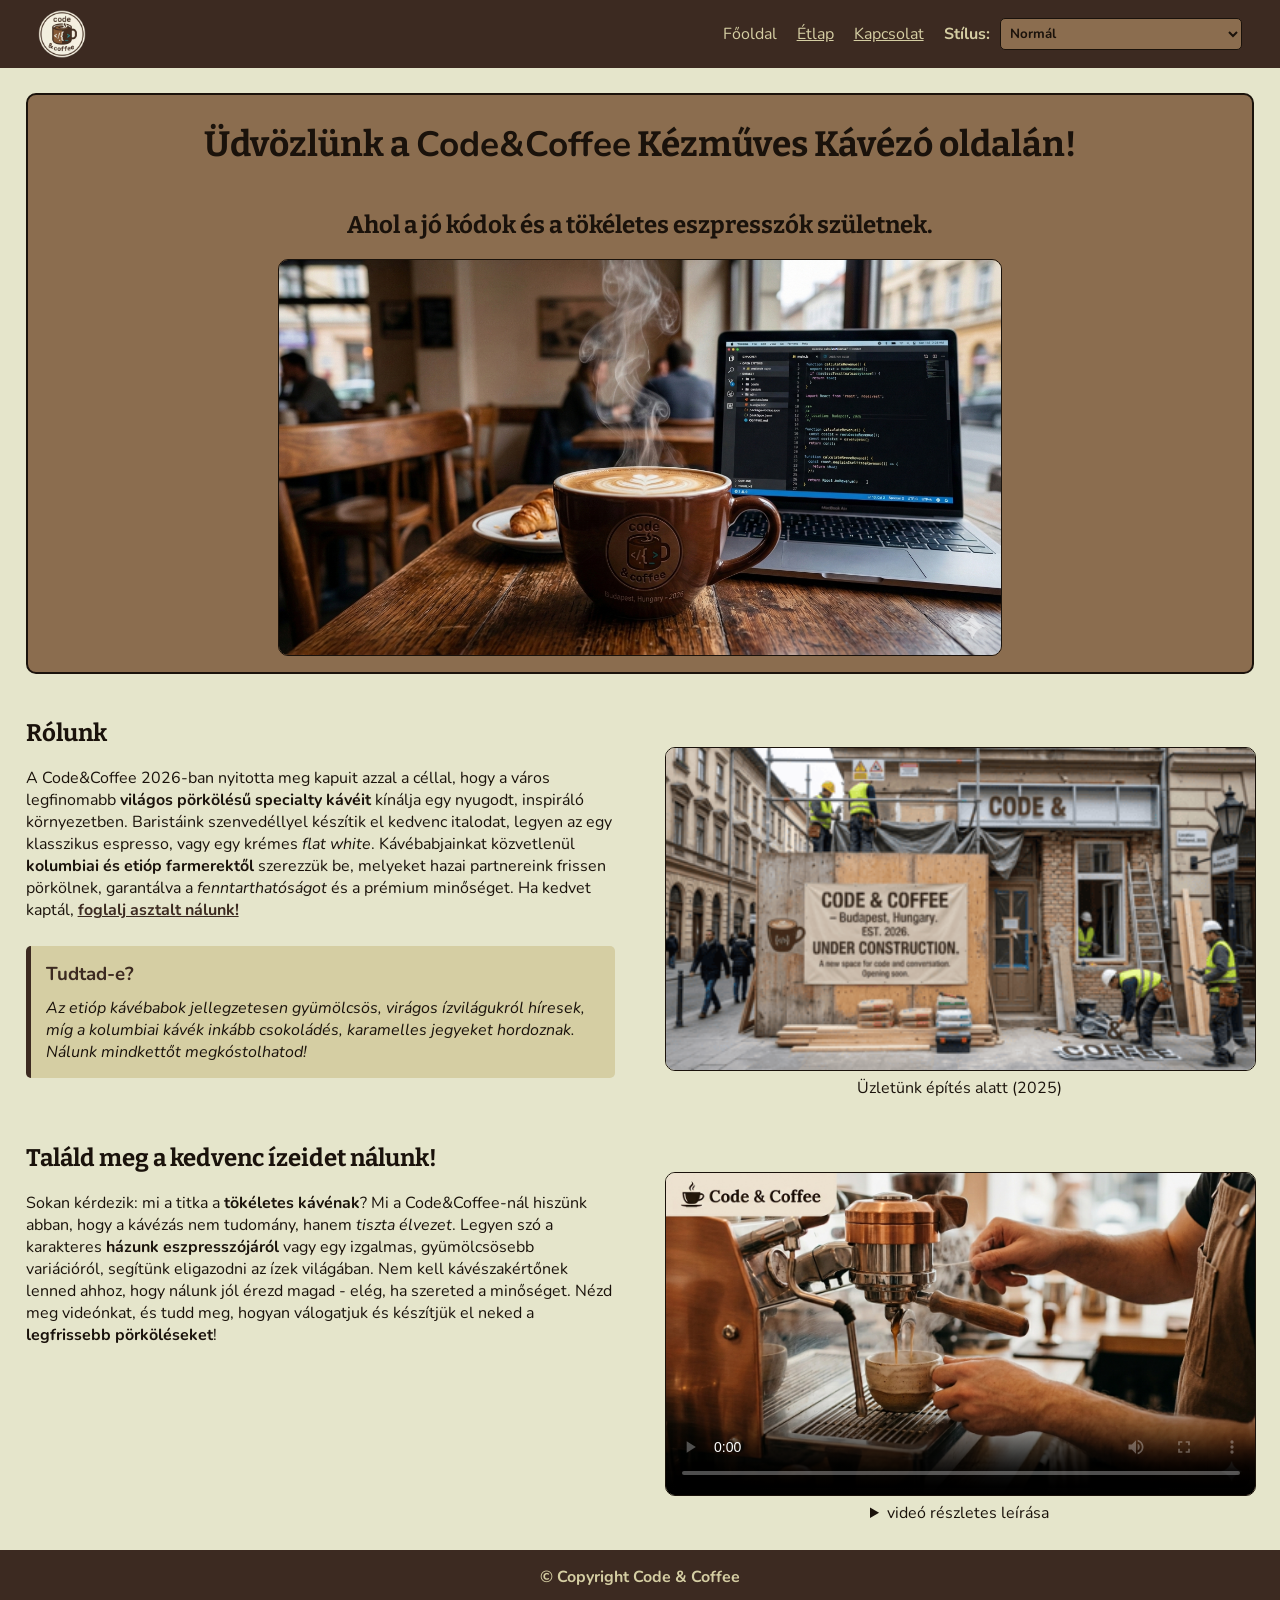
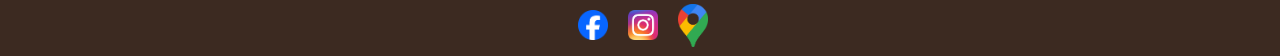
<file: index.html>
<!DOCTYPE html>
<html lang="hu">

<head>
    <meta charset="UTF-8">
    <meta name="viewport" content="width=device-width, initial-scale=1.0">
    <link rel="stylesheet" href="css/style.css" media="screen">
    <link rel="stylesheet" href="css/print.css" media="print">

    <link rel="preconnect" href="https://fonts.googleapis.com">
    <link rel="preconnect" href="https://fonts.gstatic.com" crossorigin>
    <link
        href="https://fonts.googleapis.com/css2?family=Bitter:ital,wght@0,100..900;1,100..900&family=Nunito:ital,wght@0,200..1000;1,200..1000&display=swap"
        rel="stylesheet">

    <title>Code&Coffee főoldal</title>
</head>

<body>
    <a href="#fő_tartalom" class="skip">Ugrás a fő tartalomra</a>
    <header>
        <img src="media/code&coffee_logo.png" alt="code&coffee logója" title="code&coffee logója" id="s_logo">
        <nav>
            <a href="index.html" id="current" aria-current="page">Főoldal</a>
            <a href="menu.html">Étlap</a>
            <a href="contact.html">Kapcsolat</a>
        </nav>

        <div id="font-changer">
            <label for="style-selector">Stílus:</label>
            <select id="style-selector" onchange="changeAccessibilityStyle(this.value)">
                <option value="normal">Normál</option>
                <option value="large">Nagy betűméret</option>
                <option value="contrast">Nagy kontraszt</option>
                <option value="large-contrast">Nagy betűméret + Nagy kontraszt</option>
            </select>
        </div>
    </header>

    <main id="fő_tartalom">
        <div id="main_banner">
            <h1>Üdvözlünk a <span lang="en">Code&Coffee</span> Kézműves Kávézó oldalán!</h1>
            <h2>Ahol a jó kódok és a tökéletes eszpresszók születnek.</h2>
            <img src="media/kávé&laptop.png" alt="Az asztalon egy gőzölgő csésze kávé mögött laptop"
                title="Az asztalon egy gőzölgő csésze kávé mögött laptop">
        </div>

        <section class="content_row">
            <div class="text_content">
                <h2>Rólunk</h2>
                <p>
                    A <span lang="en">Code&Coffee</span> 2026-ban nyitotta meg kapuit azzal a céllal, hogy a város
                    legfinomabb <strong>világos
                        pörkölésű <span lang="en">specialty</span> kávéit</strong> kínálja egy nyugodt, inspiráló
                    környezetben. Baristáink
                    szenvedéllyel készítik el kedvenc italodat, legyen az egy klasszikus
                    <span lang="it">espresso</span>, vagy egy krémes <em lang="en">flat white</em>. Kávébabjainkat
                    közvetlenül <strong>kolumbiai és etióp farmerektől</strong>
                    szerezzük be, melyeket hazai partnereink frissen pörkölnek, garantálva a <em>fenntarthatóságot</em>
                    és a prémium minőséget. Ha kedvet kaptál, <a href="contact.html">foglalj asztalt nálunk!</a>
                </p>
                <aside id="érdekesség">
                    <h3>Tudtad-e?</h3>
                    <p>Az etióp kávébabok jellegzetesen gyümölcsös, virágos ízvilágukról híresek, míg a kolumbiai kávék
                        inkább csokoládés, karamelles jegyeket hordoznak. Nálunk mindkettőt megkóstolhatod!</p>
                </aside>
            </div>
            <figure class="media_content">
                <a href="media/Under_construction.png" target="_blank">
                    <img src="media/Under_construction_thumbnail.png" alt="Üzletünk építés alatt"
                        title="Üzletünk építés alatt (Nagyobb méret megtekintése)">
                </a>
                <figcaption>Üzletünk építés alatt (2025)</figcaption>
            </figure>
        </section>

        <section class="content_row">
            <div class="text_content">
                <h2>Találd meg a kedvenc ízeidet nálunk!</h2>
                <p>
                    Sokan kérdezik: mi a titka a <strong>tökéletes kávénak</strong>? Mi a <span
                        lang="en">Code&Coffee</span>-nál hiszünk
                    abban, hogy a kávézás
                    nem tudomány, hanem <em>tiszta élvezet</em>. Legyen szó a karakteres <strong>házunk
                        eszpresszójáról</strong> vagy egy izgalmas,
                    gyümölcsösebb variációról, segítünk eligazodni az ízek világában. Nem kell kávészakértőnek lenned
                    ahhoz, hogy nálunk jól érezd
                    magad - elég, ha szereted a minőséget. Nézd meg videónkat, és tudd meg, hogyan válogatjuk és
                    készítjük el neked a
                    <strong>legfrissebb pörköléseket</strong>!
                </p>
            </div>
            <figure class="media_content">
                <video src="media/kávé_betekintés.mp4" poster="media/video_thumbnail.png" controls></video>
                <figcaption>
                    <details>
                        <summary>videó részletes leírása</summary>
                        <p>
                            <strong>[0:00 - 0:09] Képi események:</strong> Pörgős, ritmusos zene indul. Egy barista
                            látható a kávézó pultja mögött, amint egy <span lang="en">Workshop Coffee</span> logóval
                            ellátott papírpoharat tesz le. Egy szűrőtartót helyez egy digitális mérlegre,
                            majd a darálóból friss kávét őröl bele. A kávéval teli szűrőt újra leméri, a kijelző 16,0
                            grammot mutat.<br>
                            <strong>Narrátor hangja:</strong> "A kávé lényegében egy alapanyag. Bármelyik pillanatban a
                            világ különböző részein más-más íze van. Követni kell a termesztési és betakarítási
                            szezonokat, például Kenyában, Etiópiában, Ruandában, Dél- és Közép-Amerikában, hogy a lehető
                            legjobb kávét találjuk meg."
                        </p>
                        <p>
                            <strong>[0:10 - 0:21] Képi események:</strong> A narrátor (egy fiatal férfi) megjelenik a
                            képernyőn, és közvetlenül a kamerába beszél. Ezután a kávézó belső tere látható távolabbról,
                            ahol a barista épp kávét készít. Fehér csomagolású <span lang="en">Workshop Coffee</span>
                            kávébabos zacskók sorakoznak a pulton. Egy üvegtartályban kávébabokat láthatunk, majd egy
                            eszpresszógép világító digitális kijelzőjét. A barista ezután precízen letömöríti
                            a kávéőrleményt.<br>
                            <strong>Narrátor hangja:</strong> "Mi beszerezzük ezt a kávét. Megpörköljük, és végül
                            felszolgáljuk. És mivel a folyamat minden egyes elemében részt veszünk, így meg tudjuk
                            találni ezeket a nagyszerű alapanyagokat..."
                        </p>
                        <p>
                            <strong>[0:22 - 0:47] Képi események:</strong> A narrátor újra a kamerába beszél. A vágás
                            után a barista a helyére rögzíti a szűrőtartót a kávégépben. Tejet önt egy fém tejkiöntőbe,
                            majd a gép gőzkarjával gőzölni kezdi. A sötét kávé lassan kifolyik egy fehér csészébe. A
                            barista a gőzölt tejet a kávéba önti, és egy szép <span lang="en"><em>latte art</em></span>
                            mintát rajzol a
                            tejhabbal. Közben kiskanalat és csészealjat készít elő a pulton.<br>
                            <strong>Narrátor hangja:</strong> "...elhozzuk őket, és pontosan annyit teszünk velük - se
                            többet, se kevesebbet -, amennyit kell, hogy ne rontsuk el. Igyekszünk betekintést nyújtani
                            a kínálatunkba. Mindig van a ház eszpresszója, de mindig kínálunk egy második eszpresszót
                            is, amit megkóstolhatsz. Ez egy kicsit más, egy kicsit játékosabb lesz. Csak tudnod kell,
                            mit szeretsz."
                        </p>
                        <p>
                            <strong>[0:48 - 0:59] Képi események:</strong> A narrátor ismét a képernyőn beszél. A
                            háttérben a barista letörli a kávégépet, és felszolgálja az italt. A videó végén egy
                            tökéletes, tejhabos kávé látható az asztalon egy nyugta mellett. A képsor a <span
                                lang="en">Workshop Coffee</span> fekete-fehér logójával zárul.<br>
                            <strong>Narrátor hangja:</strong> "Ha csak azt élvezed, hogy minden nap megiszol egy remek
                            csésze feketekávét, akkor csináld azt. Nincs szükség kifinomult ízlésre. Csak élvezned kell
                            a kávét, ennyi elég."
                        </p>
                    </details>
                </figcaption>
            </figure>
        </section>
    </main>

    <footer>
        <p><b>© <span lang="en">Copyright Code & Coffee</span></b></p>
        <div id="icons">
            <a href="https://www.facebook.com" target="_blank">
                <img src="media/facebook_logo.png" alt="Facebook oldalunk" title="Kövess minket facebookon!">
            </a>
            <a href="https://www.instagram.com" target="_blank">
                <img src="media/instagram_logo.png" alt="Instagram oldalunk" title="Kövess minket instagramon!">
            </a>
            <a href="https://www.google.com/maps/place/Budapest,+Pázmány+Péter+stny.+1%2FA,+1117/@47.4745763,19.0617287,17z/data=!3m1!4b1!4m6!3m5!1s0x4741ddaaf46cfc7d:0x3621cb6fd0c8825d!8m2!3d47.4745763!4d19.0617287!16s%2Fg%2F11_sww6sc?entry=ttu&g_ep=EgoyMDI2MDQyOS4wIKXMDSoASAFQAw%3D%3D"
                target="_blank">
                <img src="media/google_maps_logo.png" alt="Térkép a kávézóhoz" title="látogass el hozzánk!">
            </a>
        </div>
    </footer>
    <script src="js/script.js"></script>
</body>

</html>
</file>
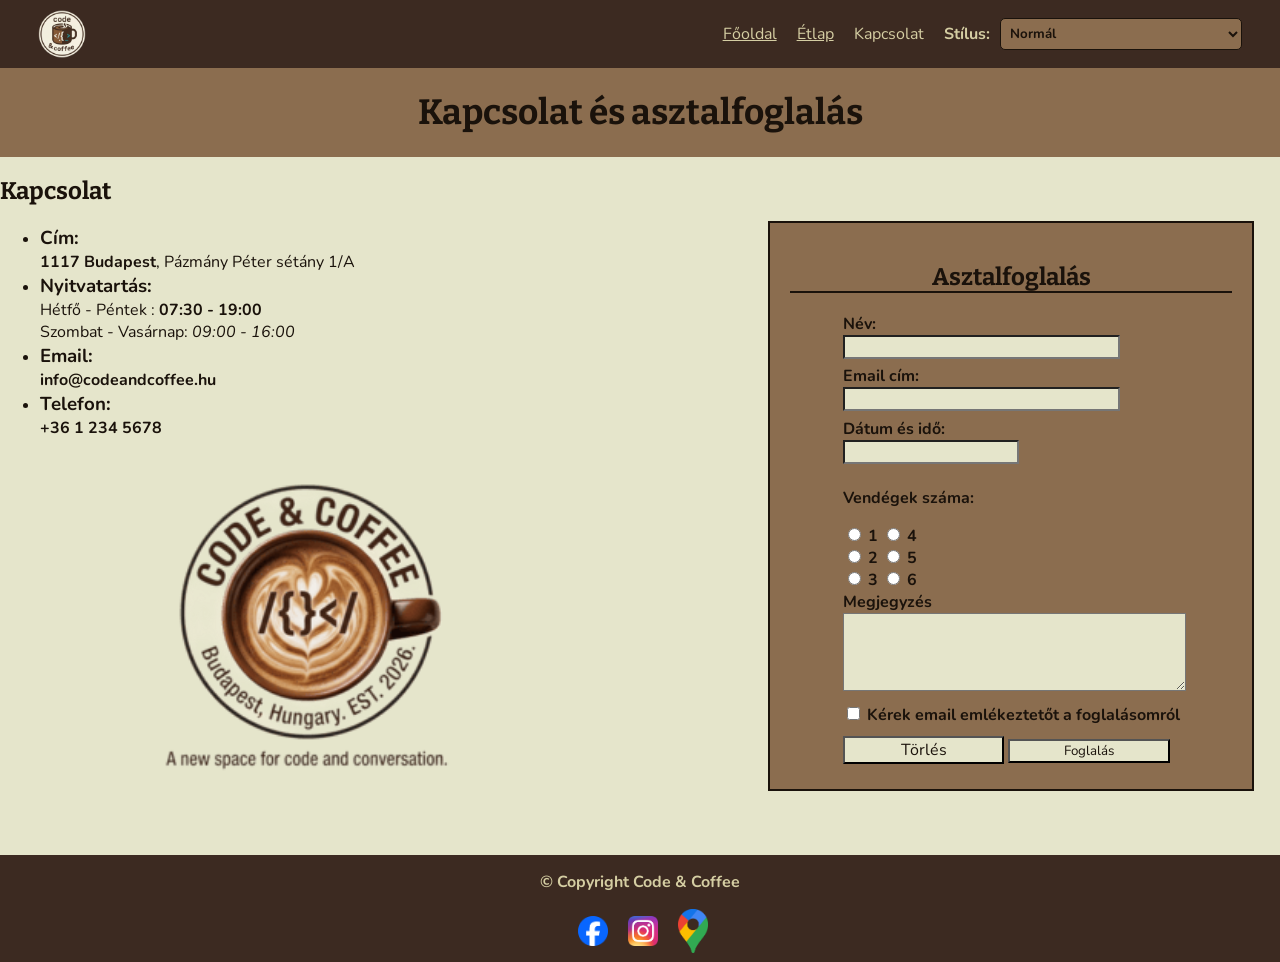
<file: contact.html>
<!DOCTYPE html>
<html lang="hu">

<head>
    <meta charset="UTF-8">
    <meta name="viewport" content="width=device-width, initial-scale=1.0">
    <link rel="stylesheet" href="css/style.css" media="screen">
    <link rel="stylesheet" href="css/print.css" media="print">

    <link rel="preconnect" href="https://fonts.googleapis.com">
    <link rel="preconnect" href="https://fonts.gstatic.com" crossorigin>
    <link
        href="https://fonts.googleapis.com/css2?family=Bitter:ital,wght@0,100..900;1,100..900&family=Nunito:ital,wght@0,200..1000;1,200..1000&display=swap"
        rel="stylesheet">

    <title>Code&Coffee kapcsolat</title>
</head>

<body>
    <a href="#fő_tartalom" class="skip">Ugrás a fő tartalomra</a>
    <header>
        <img src="media/code&coffee_logo.png" alt="code&coffee logója" title="code&coffee logója" id="s_logo">
        <nav>
            <a href="index.html">Főoldal</a>
            <a href="menu.html">Étlap</a>
            <a href="contact.html" id="current" aria-current="page">Kapcsolat</a>
        </nav>

        <div id="font-changer">
            <label for="style-selector">Stílus:</label>
            <select id="style-selector" onchange="changeAccessibilityStyle(this.value)">
                <option value="normal">Normál</option>
                <option value="large">Nagy betűméret</option>
                <option value="contrast">Nagy kontraszt</option>
                <option value="large-contrast">Nagy betűméret + Nagy kontraszt</option>
            </select>
        </div>
    </header>

    <main id="fő_tartalom">
        <div id="title_banner">
            <h1>Kapcsolat és asztalfoglalás</h1>
        </div>

        <div id="contact">
            <article id="kapcsolat">
                <h2> Kapcsolat</h2>
                <ul>
                    <li>
                        <h3>Cím:</h3>
                        <p><strong>1117 Budapest</strong>, Pázmány Péter sétány 1/A</p>
                    </li>
                    <li>
                        <h3>Nyitvatartás:</h3>
                        <p>Hétfő - Péntek : <strong>07:30 - 19:00</strong></p>
                        <p>Szombat - Vasárnap: <em>09:00 - 16:00</em></p>
                    </li>
                    <li>
                        <h3>Email:</h3>
                        <p><strong>info@codeandcoffee.hu</strong></p>
                    </li>
                    <li>
                        <h3>Telefon:</h3>
                        <p><strong>+36 1 234 5678</strong></p>
                    </li>
                </ul>

                <a href="media/logo_full.png" target="_blank">
                    <img src="media/logo_full_thumbnail.png" alt="Code&Coffee teljes logója" title="Code&Coffee teljes logója (Nagyobb méret megtekintése)">
                </a>
            </article>

            <article id="foglalás">
                <h2>Asztalfoglalás</h2>
                <form action="mailto:info@codeandcoffee.hu" method="post" enctype="text/plain">
                    <label for="név">Név:</label><br>
                    <input type="text" id="név" name="név" maxlength="50"><br>

                    <label for="email">Email cím:</label><br>
                    <input type="text" id="email" name="email" maxlength="100"><br>

                    <label for="dátum">Dátum és idő:</label><br>
                    <input type="text" id="dátum" name="dátum" maxlength="20"><br>

                    <p>Vendégek száma:</p>
                    <input type="radio" id="1" name="Vendégek">
                    <label for="1">1</label>
                    <input type="radio" id="4" name="Vendégek">
                    <label for="4">4</label><br>
                    <input type="radio" id="2" name="Vendégek">
                    <label for="2">2</label>
                    <input type="radio" id="5" name="Vendégek">
                    <label for="5">5</label><br>
                    <input type="radio" id="3" name="Vendégek">
                    <label for="3">3</label>
                    <input type="radio" id="6" name="Vendégek">
                    <label for="6">6</label><br>

                    <label for="megjegyzés">Megjegyzés</label><br>
                    <textarea name="megjegyzés" id="megjegyzés" rows="4"></textarea><br>

                    <input type="checkbox" id="emlékeztető" name="emlékeztető" value="igen">
                    <label for="emlékeztető">Kérek email emlékeztetőt a foglalásomról</label><br>

                    <button type="reset">Törlés</button>
                    <input type="submit" value="Foglalás">
                </form>
            </article>

        </div>
    </main>

    <footer>
        <p><b>© <span lang="en">Copyright Code & Coffee</span></b></p>
        <div id="icons">
            <a href="https://www.facebook.com" target="_blank">
                <img src="media/facebook_logo.png" alt="facebook ikon" title="Kövess minket facebookon!">
            </a>
            <a href="https://www.instagram.com" target="_blank">
                <img src="media/instagram_logo.png" alt="instagram ikon" title="Kövess minket instagramon!">
            </a>
            <a href="https://www.google.com/maps/place/Budapest,+Pázmány+Péter+stny.+1%2FA,+1117/@47.4745763,19.0617287,17z/data=!3m1!4b1!4m6!3m5!1s0x4741ddaaf46cfc7d:0x3621cb6fd0c8825d!8m2!3d47.4745763!4d19.0617287!16s%2Fg%2F11_sww6sc?entry=ttu&g_ep=EgoyMDI2MDQyOS4wIKXMDSoASAFQAw%3D%3D"
                target="_blank">
                <img src="media/google_maps_logo.png" alt="google maps ikon" title="látogass el hozzánk!">
            </a>
        </div>
    </footer>
    <script src="js/script.js"></script>
</body>

</html>
</file>
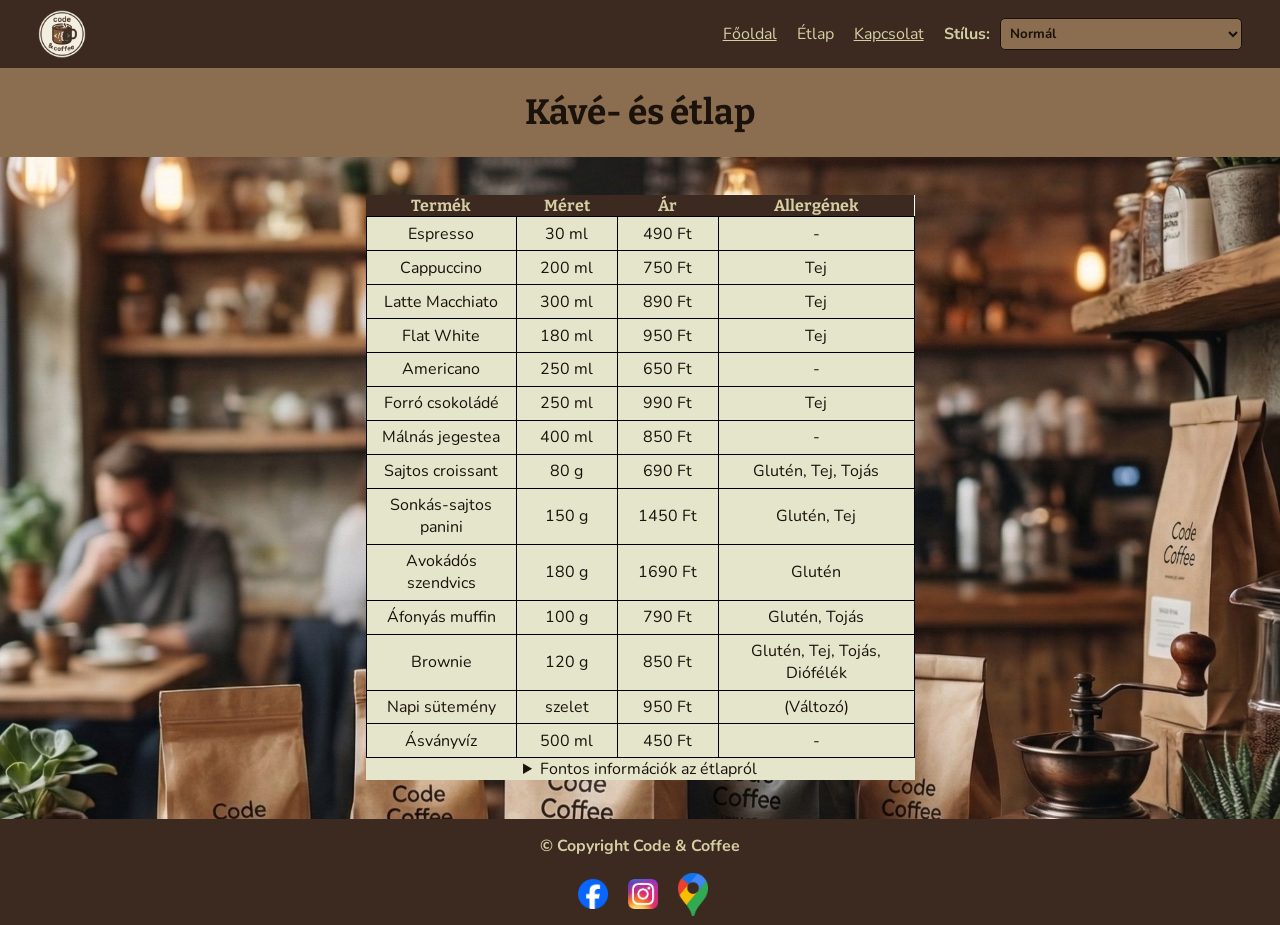
<file: menu.html>
<!DOCTYPE html>
<html lang="hu">

<head>
    <meta charset="UTF-8">
    <meta name="viewport" content="width=device-width, initial-scale=1.0">
    <link rel="stylesheet" href="css/style.css" media="screen">
    <link rel="stylesheet" href="css/print.css" media="print">

    <link rel="preconnect" href="https://fonts.googleapis.com">
    <link rel="preconnect" href="https://fonts.gstatic.com" crossorigin>
    <link
        href="https://fonts.googleapis.com/css2?family=Bitter:ital,wght@0,100..900;1,100..900&family=Nunito:ital,wght@0,200..1000;1,200..1000&display=swap"
        rel="stylesheet">

    <title>Code&Coffee étlap</title>
</head>

<body>
    <a href="#fő_tartalom" class="skip">Ugrás a fő tartalomra</a>
    <header>
        <img src="media/code&coffee_logo.png" alt="code&coffee logója" title="code&coffee logója" id="s_logo">
        <nav>
            <a href="index.html">Főoldal</a>
            <a href="menu.html" id="current" aria-current="page">Étlap</a>
            <a href="contact.html">Kapcsolat</a>
        </nav>

        <div id="font-changer">
            <label for="style-selector">Stílus:</label>
            <select id="style-selector" onchange="changeAccessibilityStyle(this.value)">
                <option value="normal">Normál</option>
                <option value="large">Nagy betűméret</option>
                <option value="contrast">Nagy kontraszt</option>
                <option value="large-contrast">Nagy betűméret + Nagy kontraszt</option>
            </select>
        </div>
    </header>

    <main id="fő_tartalom">
        <div id="title_banner">
            <h1>Kávé- és étlap</h1>
        </div>
        <div id="menu">
            <table>
                <caption>
                    <details>
                        <summary>Fontos információk az étlapról</summary>
                        <p>Aktuális ajánlatunk <strong>allergénjeiről</strong> érdeklődjön kollégáinknál!
                        (A napi sütemény összetétele <em>változó</em>).</p>
                    </details>
                </caption>
                <tr id="head">
                    <th scope="col">Termék</th>
                    <th scope="col">Méret</th>
                    <th scope="col">Ár</th>
                    <th scope="col">Allergének</th>
                </tr>
                <tr>
                    <td lang="it">Espresso</td>
                    <td>30 ml</td>
                    <td>490 Ft</td>
                    <td>-</td>
                </tr>
                <tr>
                    <td lang="it">Cappuccino</td>
                    <td>200 ml</td>
                    <td>750 Ft</td>
                    <td>Tej</td>
                </tr>
                <tr>
                    <td lang="it">Latte Macchiato</td>
                    <td>300 ml</td>
                    <td>890 Ft</td>
                    <td>Tej</td>
                </tr>
                <tr>
                    <td lang="en">Flat White</td>
                    <td>180 ml</td>
                    <td>950 Ft</td>
                    <td>Tej</td>
                </tr>
                <tr>
                    <td lang="it">Americano</td>
                    <td>250 ml</td>
                    <td>650 Ft</td>
                    <td>-</td>
                </tr>
                <tr>
                    <td>Forró csokoládé</td>
                    <td>250 ml</td>
                    <td>990 Ft</td>
                    <td>Tej</td>
                </tr>
                <tr>
                    <td>Málnás jegestea</td>
                    <td>400 ml</td>
                    <td>850 Ft</td>
                    <td>-</td>
                </tr>
                <tr>
                    <td>Sajtos <span lang="fr">croissant</span></td>
                    <td>80 g</td>
                    <td>690 Ft</td>
                    <td>Glutén, Tej, Tojás</td>
                </tr>
                <tr>
                    <td>Sonkás-sajtos <span lang="it">panini</span></td>
                    <td>150 g</td>
                    <td>1450 Ft</td>
                    <td>Glutén, Tej</td>
                </tr>
                <tr>
                    <td>Avokádós szendvics</td>
                    <td>180 g</td>
                    <td>1690 Ft</td>
                    <td>Glutén</td>
                </tr>
                <tr>
                    <td>Áfonyás <span lang="en">muffin</span></td>
                    <td>100 g</td>
                    <td>790 Ft</td>
                    <td>Glutén, Tojás</td>
                </tr>
                <tr>
                    <td lang="en">Brownie</td>
                    <td>120 g</td>
                    <td>850 Ft</td>
                    <td>Glutén, Tej, Tojás, Diófélék</td>
                </tr>
                <tr>
                    <td>Napi sütemény</td>
                    <td>szelet</td>
                    <td>950 Ft</td>
                    <td>(Változó)</td>
                </tr>
                <tr>
                    <td>Ásványvíz</td>
                    <td>500 ml</td>
                    <td>450 Ft</td>
                    <td>-</td>
                </tr>
            </table>
        </div>

    </main>

    <footer>
        <p><b>© <span lang="en">Copyright Code & Coffee</span></b></p>
        <div id="icons">
            <a href="https://www.facebook.com" target="_blank">
                <img src="media/facebook_logo.png" alt="facebook ikon" title="Kövess minket facebookon!">
            </a>
            <a href="https://www.instagram.com" target="_blank">
                <img src="media/instagram_logo.png" alt="instagram ikon" title="Kövess minket instagramon!">
            </a>
            <a href="https://www.google.com/maps/place/Budapest,+Pázmány+Péter+stny.+1%2FA,+1117/@47.4745763,19.0617287,17z/data=!3m1!4b1!4m6!3m5!1s0x4741ddaaf46cfc7d:0x3621cb6fd0c8825d!8m2!3d47.4745763!4d19.0617287!16s%2Fg%2F11_sww6sc?entry=ttu&g_ep=EgoyMDI2MDQyOS4wIKXMDSoASAFQAw%3D%3D"
                target="_blank">
                <img src="media/google_maps_logo.png" alt="google maps ikon" title="látogass el hozzánk!">
            </a>
        </div>
    </footer>
    <script src="js/script.js"></script>
</body>

</html>
</file>
<file: css/style.css>
* {
    background-color: #E5E5CB;
    color: #1A120B;
    font-family: "Nunito", sans-serif;
}

html {
    font-size: 100%;
}

h1 {
    font-size: 2.2rem;
}

h2 {
    font-size: 1.5rem;
}

p, a, th, td, label, li, caption, button {
    font-size: 1rem;
}

body {
    margin: 0;
    background-color: #E5E5CB;
    color: #1A120B;
    display: flex;
    flex-direction: column;
    min-height: 100vh;
    font-size: 100%;
}

main a {
    text-decoration: underline;
}

main a:link {
    color: #3C2A21; 
    font-weight: bold;
}

main a:visited {
    color: #8B6D4F; 
}

main {
    flex-grow: 1;
}

footer {
    flex-shrink: 0;
    display: flex;
    flex-direction: column;
}

#icons {
    display: flex;
    justify-content: center;
    align-items: center;
    gap: 20px;
}

#icons a img {
    width: 30px;
    margin: 0% 10% 10% 10%;
}

header, header *, footer, footer * {
    background-color: #3C2A21;
    color: #D5CEA3;
}

header {
    display: flex;
    box-sizing: border-box;
    justify-content: space-between;
    align-items: center;
    gap: 20px;
    padding-right: 3%;
}

#s_logo {
    width: 10%;
    height: auto;
}

header nav {
    display: flex;
    gap: 20px;
    margin-left: auto;
}

header nav a:link {
    color: #D5CEA3; 
}

header nav a:visited {
    color: #A39D73; 
}

header nav a:hover {
    color: #E5E5CB;
}

header nav a:active {
    color: #8B6D4F;
}

#current {
    color: #D5CEA3;
    text-decoration: none;
}

#main_banner {
    display: flex;
    flex-direction: column;
    align-items: center;
    box-sizing: border-box;
    padding: 1px 10px;
    background-color: #8B6D4F;
    margin: 2%;
    border: 2px solid #1A120B;
    border-radius: 10px;
}

#main_banner * {
    background-color: #8B6D4F;
}

#main_banner h1 {
    text-align: center;
}

#main_banner h2 {
    text-align: center;
}


#main_banner img {
    width: 60%;
    height: auto;
    align-self: center;
    margin-bottom: 15px;
    border-radius: 10px;
    border: 1px solid #1A120B;
}

figure {
    margin: 0;
}

.content_row {
    display: flex;
    margin: 2%;
    align-items: flex-start;
    justify-content: space-between;

}

.text_content, .media_content {
    width: 48%;
}

.media_content {
    margin-top: 3rem;
}

.media_content img {
    width: 100%;
    height: auto;
    border-radius: 10px;
    border: 1px solid #1A120B;
}

.media_content video {
    width: 100%;
    height: auto;
    border-radius: 10px;
    border: 1px solid #1A120B;
}

figcaption {
    text-align: center;
}


h1, h2{
    font-family: "Bitter", serif;
}

p {
    font-family: "Nunito", sans-serif;
}

footer {
    display: flex;
    justify-content:space-around;
    align-items: center;
}

#title_banner {
    background-color: #8B6D4F;
    display: flex;
    align-items: center;
    justify-content: center;
}

#title_banner h1 {
    background-color: #8B6D4F;
}

#menu {
    background-image: url(../media/menu_hatter.png);
    background-position: center;
    background-size: cover;
    background-repeat: no-repeat;
    display: flex;
    justify-content: center;
    padding: 3%;
    height: 100%;
    width: auto;
}


table {  
    background-color: rgb(255, 255, 255);
    border-collapse: collapse;
}

caption {
    caption-side: bottom;
}

th {
    font-family: "Bitter", serif;
    background-color: #3C2A21;
    color: #D5CEA3;
}

td {
    padding: 1% 1%;
    border: 1px solid black;
    min-width: 100px;
    text-align: center;
}

h3, li p {
    margin: 0px;
}

#kapcsolat {
    width: 48%;
}

#kapcsolat img {
    width: 100%;
    height: auto;
}

#contact {
    display: flex;
    justify-content: space-between;
}

#foglalás {
    width: 38%;
    background-color: #8B6D4F;
    margin: 5% 2% 5% 0%;
    border: 2px #1A120B solid;
    display: flex;
    flex-direction: column;
    align-items: center;
    padding: 20px 20px 25px 20px;
    box-sizing: border-box;
}

#foglalás form, #foglalás form label, #foglalás form p{
    background-color: #8B6D4F;
    font-weight: bold;
}

#foglalás h2 {
    background-color: #8B6D4F;
    border-bottom: 2px #1A120B solid;
    text-align: center;
    width: 100%;
}

#név, #email {
    width: 80%;
    margin-bottom: 2%;
}

#dátum {
    width: 50%;
    margin-bottom: 2%;
}

textarea {
    width: 100%;
    margin-bottom: 2%;
}

input[type="checkbox"] {
    margin-bottom: 5%;
}

button {
    width: 48%;
}

input[type="submit"] {
    width: 48%;
}

#érdekesség {
    background-color: #D5CEA3;
    border-left: 5px solid #3C2A21;
    padding: 15px;
    margin-top: 25px;
    border-radius: 5px;
    color: #1A120B;
}

#érdekesség h3 {
    background-color: #D5CEA3;
    margin-top: 0;
    margin-bottom: 10px;
    color: #3C2A21;
}

#érdekesség p {
    background-color: #D5CEA3;
    margin: 0;
    font-style: italic;
}

#font-changer {
    display: flex;
    align-items: center;
    gap: 10px;
}

#font-changer label {
    color: #D5CEA3;
    font-weight: bold;
}

#font-changer select {
    padding: 5px;
    background-color: #8B6D4F;
    color: #1A120B;
    border: 1px solid #1A120B;
    border-radius: 5px;
    font-weight: bold;
    font-family: "Nunito", sans-serif;
    cursor: pointer;
}

#font-changer select:hover {
    background-color: #D5CEA3;
    color: #3C2A21;
}

body.hc-mode, 
body.hc-mode * {
    background-color: #000000 !important;
    color: #FFFF00 !important;
    border-color: #FFFF00 !important;
    background-image: none !important;
    box-shadow: none !important;
}

body.hc-mode a, 
body.hc-mode a * {
    color: #00FFFF !important;
    text-decoration: underline !important;
}

body.hc-mode input, 
body.hc-mode textarea, 
body.hc-mode button,
body.hc-mode select {
    border: 2px solid #FFFF00 !important;
}

body.large-text-mode p, 
body.large-text-mode a, 
body.large-text-mode th, 
body.large-text-mode td, 
body.large-text-mode label, 
body.large-text-mode li, 
body.large-text-mode caption,
body.large-text-mode button,
body.large-text-mode input,
body.large-text-mode textarea,
body.large-text-mode select,
body.large-text-mode summary {
    font-size: 1.5rem !important;
}

body.large-text-mode h1 {
    font-size: 3rem !important;
}

body.large-text-mode h2 {
    font-size: 2.2rem !important;
}

body.large-text-mode h3 {
    font-size: 1.8rem !important;
}

.skip {
    position: absolute;
    top: -1000px;
    left: -1000px;
    width: 1px;
    height: 1px;
    overflow: hidden;
}

.skip:focus {
    position: static;
    display: block;
    width: 100%;
    background-color: #3C2A21;
    color: #D5CEA3;
    text-align: center;
    padding: 30px;
    font-weight: bold;
    font-size: 1.2rem;
    text-decoration: underline;
    z-index: 9999;
    outline: 2px solid #FFFF00;
}

@media screen and (max-width: 1024px) {
    .content_row, #contact {
        flex-direction: column;
        align-items: center;
    }
    
    .text_content, .media_content, #kapcsolat, #foglalás {
        width: 85%;
        margin-bottom: 30px;
    }

    header {
        flex-wrap: wrap;
        justify-content: space-around;
        padding: 20px 5%;
    }
    
    header nav {
        margin: 15px auto;
        width: 100%;
        justify-content: center;
    }
}

@media screen and (max-width: 768px) {
    .text_content, .media_content, #kapcsolat, #foglalás {
        width: 100%;
        margin-left: 0;
        margin-right: 0;
        padding: 0 15px;
        box-sizing: border-box;
    }

    #foglalás {
        width: 70%;
    }

    #main_banner {
        margin: 0;
        border-radius: 0;
        border-left: none;
        border-right: none;
    }

    #s_logo {
        width: 50%;
        margin-bottom: 10px;
    }

    h1 { font-size: 1.8rem; }
    h2 { font-size: 1.3rem; }
    
    #font-changer {
        width: 100%;
        justify-content: center;
        margin-top: 15px;
    }

    footer {
        text-align: center;
    }
    #icons a img {
        margin: 10px;
    }
}
</file>
<file: css/print.css>
* {
    background-color: transparent;
    background-image: none;
    color: black;
    text-shadow: none;
    box-shadow: none;
}

body {
    font-size: 12pt;
    margin: 0;
    display: block;
}

header, footer, nav, aside, video, #font-changer, button, input[type="submit"], #icons {
    display: none;
}

img {
    max-width: 40%;
    height: auto;
    display: block;
    margin: 10px auto;
    border: none;
}

main, .content_row, #contact {
    display: block;
    width: 100%;
    margin: 0;
}

.text_content, .media_content, #kapcsolat, #foglalás {
    width: 100%;
    margin: 0 0 20px 0;
    padding: 0;
    border: none;
}

a {
    text-decoration: underline;
}

table {
    width: 100%;
    border-collapse: collapse;
}
th, td {
    border: 1px solid black;
    padding: 5px;
}
</file>
